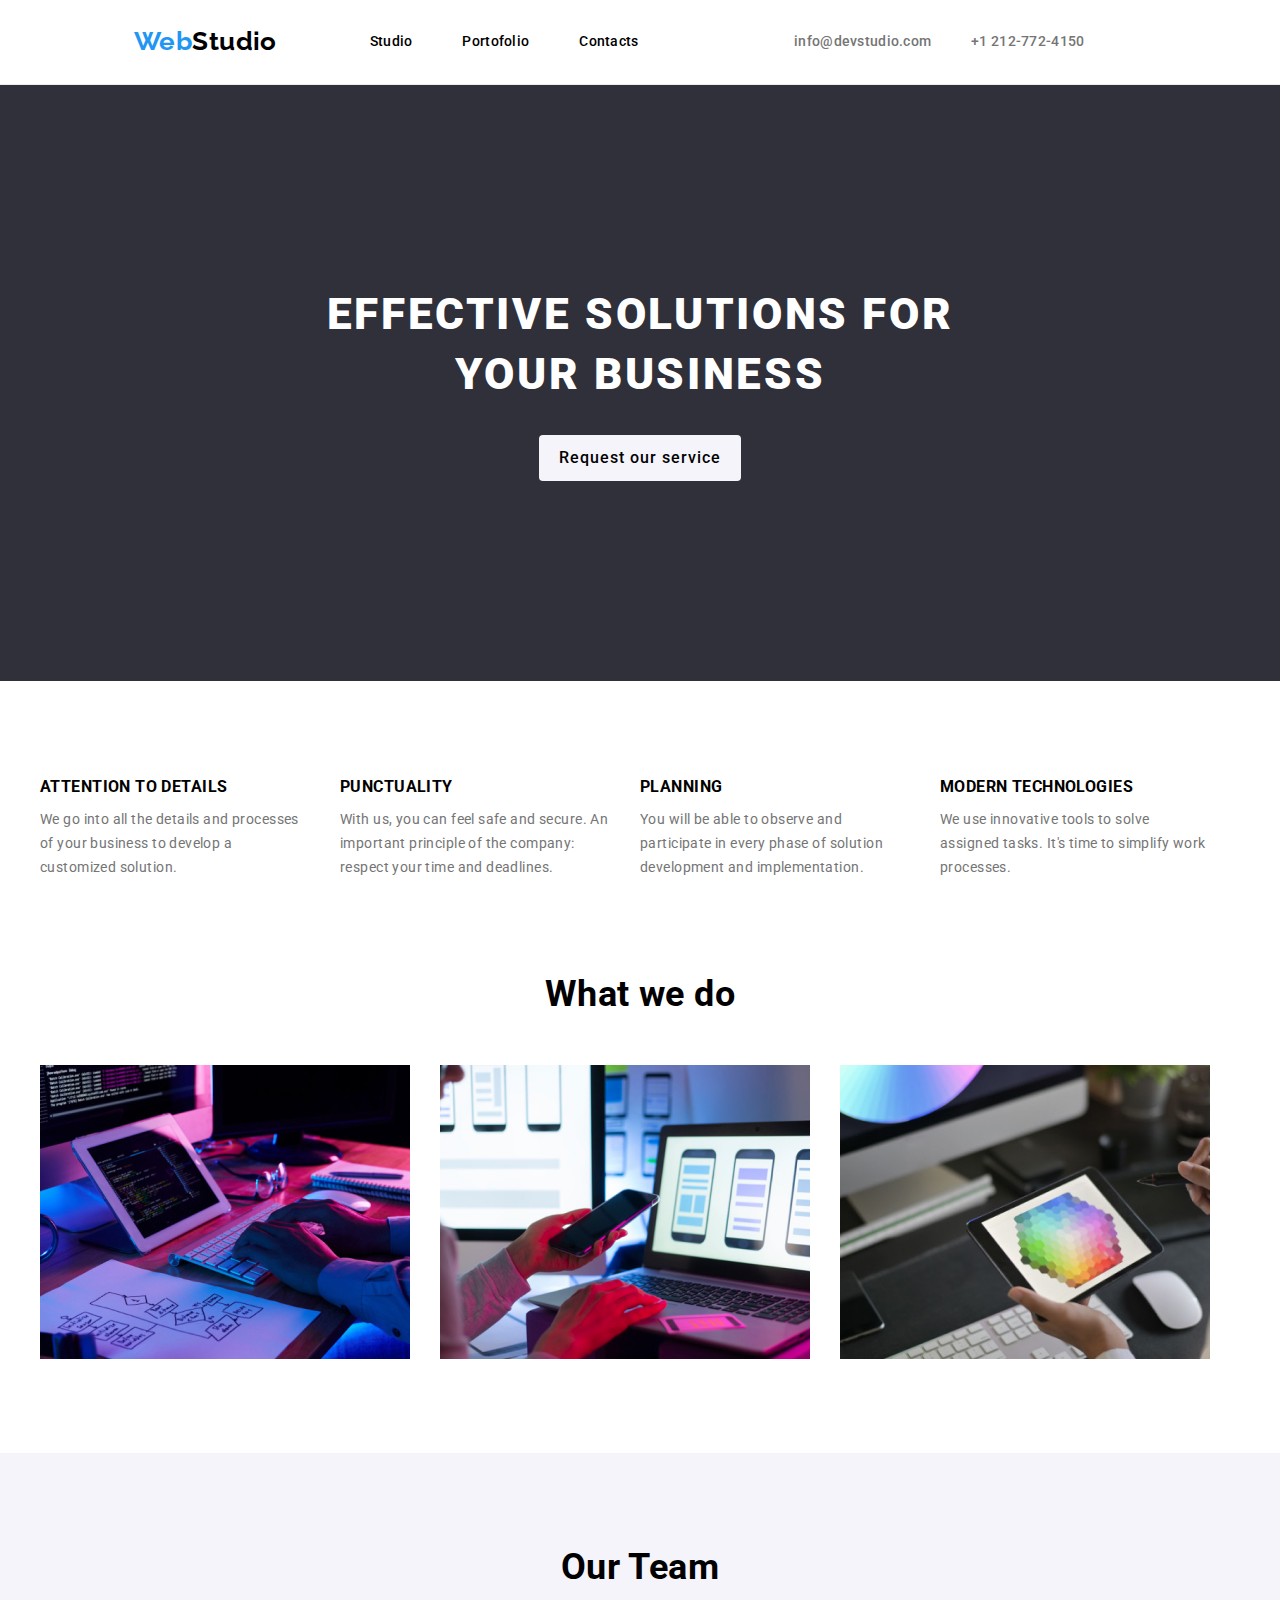
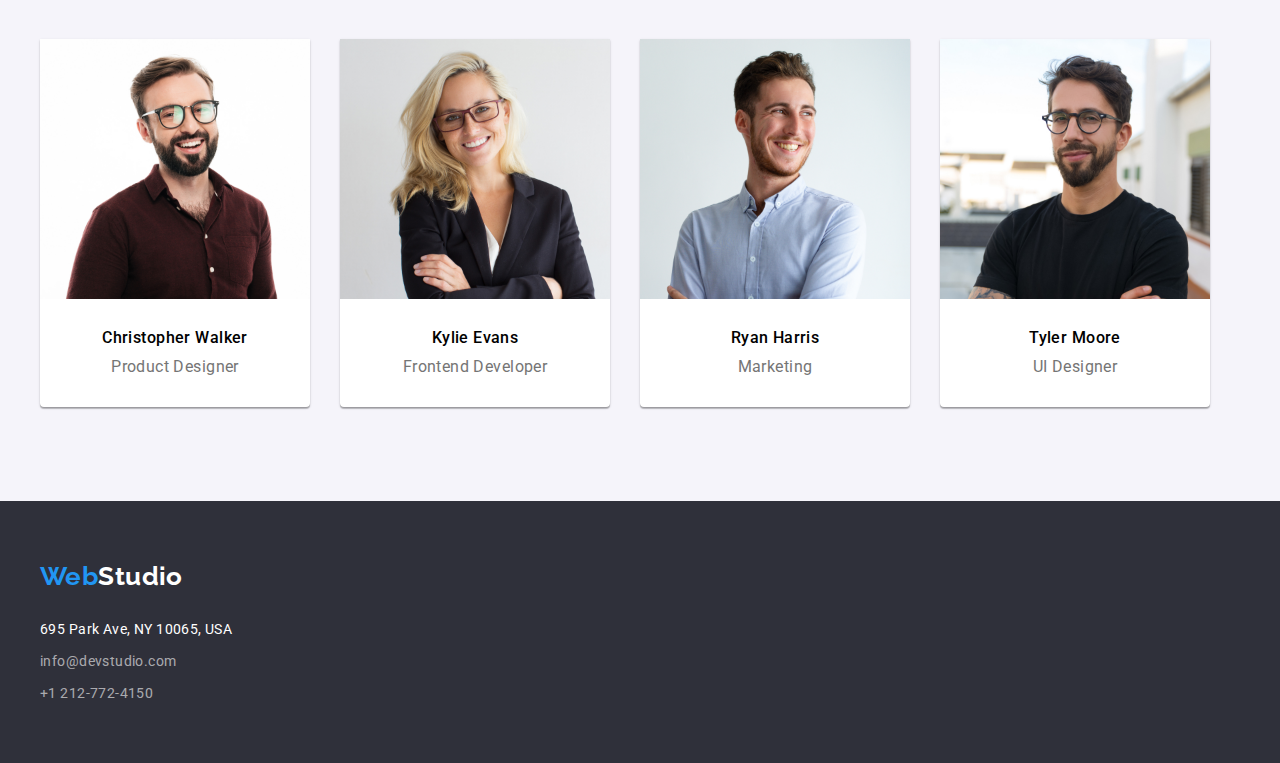
<file: index.html>
<!DOCTYPE html>
<html lang="en">
  <head>
    <meta charset="UTF-8" />
    <meta http-equiv="X-UA-Compatible" content="IE=edge" />
    <meta name="viewport" content="width=device-width, initial-scale=1.0" />
    <link rel="preconnect" href="https://fonts.googleapis.com">
    <link rel="preconnect" href="https://fonts.gstatic.com" crossorigin>
    <link href="https://fonts.googleapis.com/css2?family=Raleway:wght@700&family=Roboto:wght@400;500;700;900&display=swap" rel="stylesheet">
    <link rel="stylesheet" href="https://cdnjs.cloudflare.com/ajax/libs/modern-normalize/1.0.0/modern-normalize.min.css"/>
    <link rel="stylesheet" href="css/style.css" />
    <title>Studio</title>
  </head>
  <body>
    <header class="header-section">
      <div class="container">
        <div class="header">
          <a class="logo" href="webstudio.com"><span class="logo-color">Web</span>Studio</a>
          <nav>
          <ul class="navigate-section">
            <li><a class="navigate-item" href="index.html">Studio</a></li>
            <li><a class="navigate-item" href="portfolio.html">Portofolio</a></li>
            <li><a class="navigate-item" href="#contact-section">Contacts</a></li>
          </ul>
          </nav>
          <ul class="contact-section">
          <li>
            <a class="contact-mail" href="mailto:info@devstudio.com">info@devstudio.com</a>
          </li>
          <li>
            <a class="contact-telephone" href="tel:+12127724150">+1 212-772-4150</a>
          </li>
          </ul>
        </div> 
      </div>
    </header>
    <main>
      <section class="first-section">
        <div class="container"> 
          <div class="title-section">
            <h1 class="main-title">EFFECTIVE SOLUTIONS FOR <br> YOUR BUSINESS</h1>
            <button class="button-item" type="button">Request our service</button>
          </div>
         
        </div>
      </section>
      <section class="second-section">
        <div class="container">
         <ul class="our-service-list">
          <li>
            <h3 class="our-service">ATTENTION TO DETAILS</h3>
              <p class="about-us">
                We go into all the details and processes of your business to develop
                a customized solution.
              </p>
          </li>
          <li>
            <h3 class="our-service">PUNCTUALITY</h3>
              <p class="about-us">
                With us, you can feel safe and secure. An important principle of the
                company: respect your time and deadlines.
              </p>
          </li>
          <li>
            <h3 class="our-service">PLANNING</h3>
              <p class="about-us">
                You will be able to observe and participate in every phase of
                solution development and implementation.
              </p>
          </li>
          <li>
            <h3 class="our-service">MODERN TECHNOLOGIES</h3>
              <p class="about-us">
                We use innovative tools to solve assigned tasks. It's time to
                simplify work processes.
              </p>
          </li> 
         </ul>
        </div>
      </section>
      <!--Product images-->
      <section class="third-section">
        <div class="container">
        <h2 class="what-we-do-section">What we do</h2>
        <ul class="what-we-do-list">
          <li>
            <img class="what-we-do-image"
              src="images/img1.jpg"
              alt="Working at desktop"
              width="370"
              height="294"
            />
          </li>
          <li>
            <img class="what-we-do-image"
              src="images/img2.jpg"
              alt="Laptop and telephone"
              width="370"
              height="294"
            />
          </li>
          <li>
            <img class="what-we-do-image"
              src="images/img3.jpg"
              alt="Working on tablet"
              width="370"
              height="294"
            />
          </li>
        </ul>
        </div>
      </section>
      <!--Team members-->
      <section class="last-section">
        <div class="container">
        <h2 class="our-team-section">Our Team</h2>
        <ul class="our-team-list">
          <li class="our-team-image">
            <img
              class="our-team-photo"
              src="images/photo1.jpg"
              alt="Product Designer's photo"
              width="270"
              height="260"
            />
            <h3 class="our-team-member">Christopher Walker</h3>
            <h4 class="our-team-specialist">Product Designer</h4>
          </li>
          <li class="our-team-image">
            <img
              class="our-team-photo"
              src="images/photo2.jpg"
              alt="Frontend Developer's photo"
              width="270"
              height="260"
            />
            <h3 class="our-team-member">Kylie Evans</h3>
            <h4 class="our-team-specialist">Frontend Developer</h4>
          </li>
          <li class="our-team-image">
            <img
              class="our-team-photo"
              src="images/photo3.jpg"
              alt="Marketing personal's photo"
              width="270"
              height="260"
            />
            <h3 class="our-team-member">Ryan Harris</h3>
            <h4 class="our-team-specialist">Marketing</h4>
          </li>
          <li class="our-team-image">
            <img
              class="our-team-photo"
              src="images/photo4.jpg"
              alt="UI Designer's photo"
              width="270"
              height="260"
            />
            <h3 class="our-team-member">Tyler Moore</h3>
            <h4 class="our-team-specialist">UI Designer</h4>
          </li>
        </ul>
        </div>
      </section> 
    </main>
    <!--Logo and adress-->
    <footer class="footer-section">
      <div class="container">
      <a class="footer-logo" href="webstudio.com"><span class="logo-color">Web</span>Studio</a>
      <address class="address-section">
        <ul class="contact-section-footer">
          <li>695 Park Ave, NY 10065, USA</li>
          <li>
           <a class="contact-item-footer" href="mailto:info@devstudio.com">info@devstudio.com</a>
          </li>
          <li>
          <a class="contact-item-footer" href="tel:+12127724150">+1 212-772-4150</a>
          </li>
        </ul>
      </address>
      </div>
    </footer>
  </body>
</html>
</file>
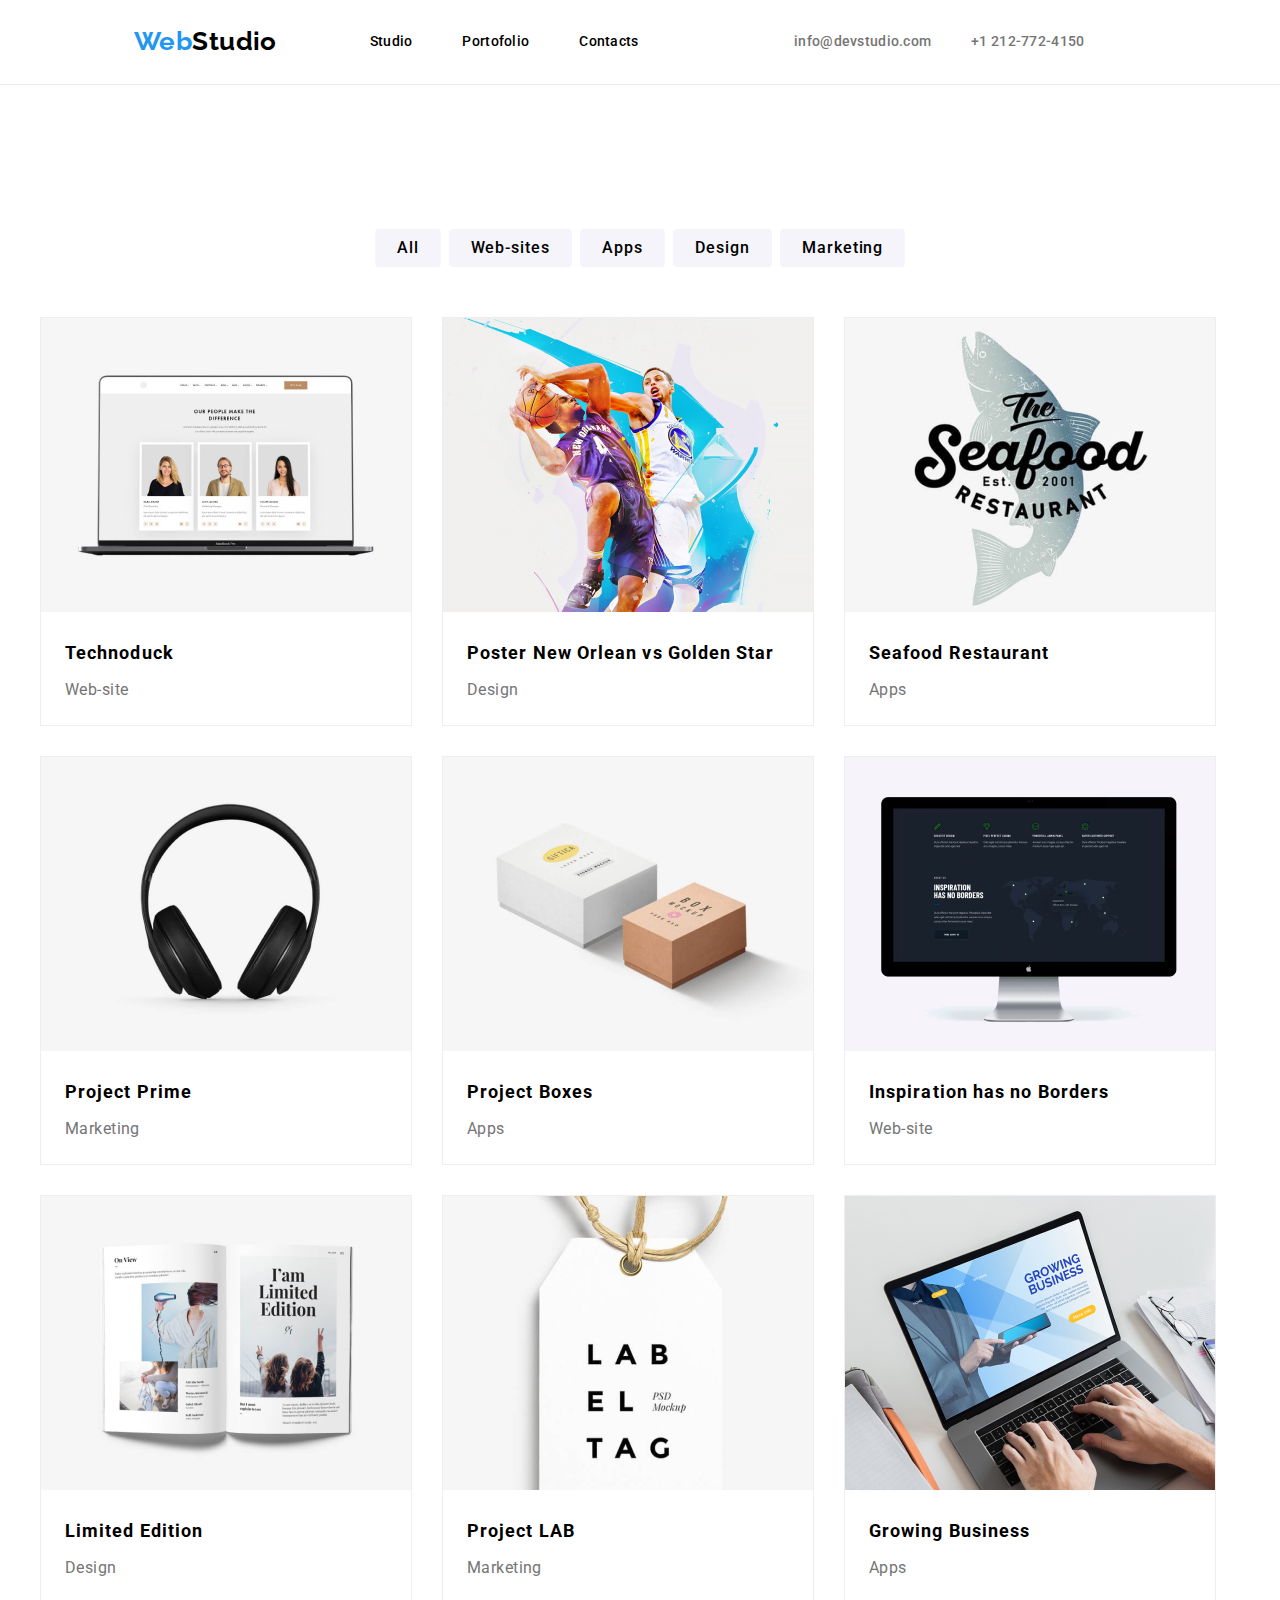
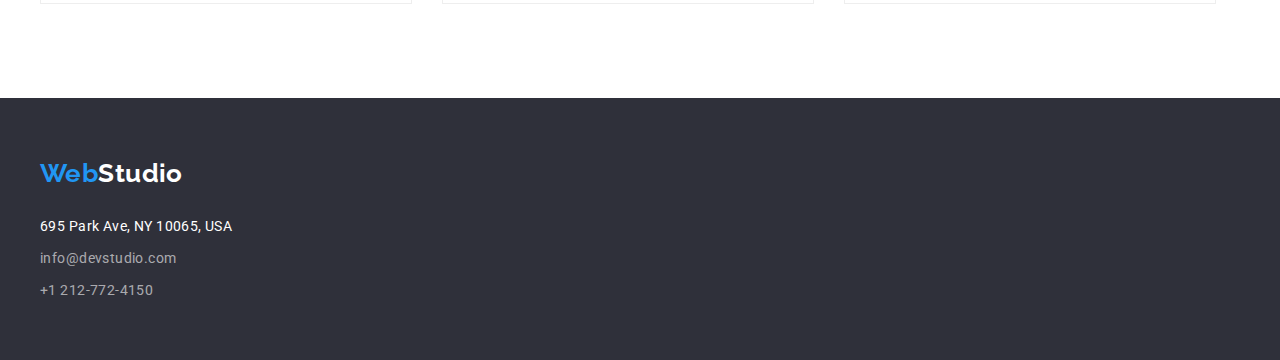
<file: portfolio.html>
<!DOCTYPE html>
<html lang="en">
  <head>
    <meta charset="UTF-8" />
    <meta http-equiv="X-UA-Compatible" content="IE=edge" />
    <meta name="viewport" content="width=device-width, initial-scale=1.0" />
    <link rel="preconnect" href="https://fonts.googleapis.com">
    <link rel="preconnect" href="https://fonts.gstatic.com" crossorigin>
    <link href="https://fonts.googleapis.com/css2?family=Raleway:wght@700&family=Roboto:wght@400;500;700;900&display=swap" rel="stylesheet">
    <link rel="stylesheet" href="https://cdnjs.cloudflare.com/ajax/libs/modern-normalize/1.0.0/modern-normalize.min.css"/>
    <link rel="stylesheet" href="css/style.css" />
    <title>Portofolio</title>
  </head>
  <body>
    <header class="header-section">
      <div class="container">
        <div class="header">
          <a class="logo" href="webstudio.com"><span class="logo-color">Web</span>Studio</a>
          <nav>
          <ul class="navigate-section">
            <li><a class="navigate-item" href="index.html">Studio</a></li>
            <li><a class="navigate-item" href="portfolio.html">Portofolio</a></li>
            <li><a class="navigate-item" href="#contact-section">Contacts</a></li>
          </ul>
          </nav>
          <ul class="contact-section">
          <li>
            <a class="contact-mail" href="mailto:info@devstudio.com">info@devstudio.com</a>
          </li>
          <li>
            <a class="contact-telephone" href="tel:+12127724150">+1 212-772-4150</a>
          </li>
          </ul>
        </div> 
      </div>
    </header>
    <main>
      <section class="portofolio-section">
      <div class="container">
        <ul class="button-section">
          <li><button class="button-item-portofolio" type="button">All</button></li>
          <li><button class="button-item-portofolio" type="button">Web-sites</button></li>
          <li><button class="button-item-portofolio" type="button">Apps</button></li>
          <li><button class="button-item-portofolio" type="button">Design</button></li>
          <li><button class="button-item-portofolio" type="button">Marketing</button></li>
        </ul>
        <ul class="portofolio-list">
          <li>
            <img class="portofolio-list-image" width="370" src="images/portofolio-img1.jpg" alt="Web-site1"/>
            <h2 class="project-title">Technoduck</h2>
            <h3 class="project-type">Web-site</h3>
          </li>
          <li>
            <img class="portofolio-list-image" width="370" src="images/portofolio-img2.jpg" alt="Design1" />
            <h2 class="project-title">Poster New Orlean vs Golden Star</h2>
            <h3 class="project-type">Design</h3>
          </li>
          <li>
            <img class="portofolio-list-image" width="370" src="images/portofolio-img3.jpg" alt="Apps1" />
            <h2 class="project-title">Seafood Restaurant</h2>
            <h3 class="project-type">Apps</h3>
          </li>
          <li>
            <img class="portofolio-list-image" width="370" src="images/portofolio-img4.jpg" alt="Marketing1" />
            <h2 class="project-title">Project Prime</h2>
            <h3 class="project-type">Marketing</h3>
          </li>
          <li>
            <img class="portofolio-list-image" width="370" src="images/portofolio-img5.jpg" alt="Apps2" />
            <h2 class="project-title">Project Boxes</h2>
            <h3 class="project-type">Apps</h3>
          </li>
          <li>
            <img class="portofolio-list-image" width="370" src="images/portofolio-img6.jpg" alt="Web-site2" />
            <h2 class="project-title">Inspiration has no Borders</h2>
            <h3 class="project-type">Web-site</h3>
          </li>
          <li>
            <img class="portofolio-list-image" width="370" src="images/portofolio-img7.jpg" alt="Design2" />
            <h2 class="project-title">Limited Edition</h2>
            <h3 class="project-type">Design</h3>
          </li>
          <li>
            <img class="portofolio-list-image" width="370" src="images/portofolio-img8.jpg" alt="Marketing2" />
            <h2 class="project-title">Project LAB</h2>
            <h3 class="project-type">Marketing</h3>
          </li>
          <li>
            <img class="portofolio-list-image" width="370" src="images/portofolio-img9.jpg" alt="Apps3" />
            <h2 class="project-title">Growing Business</h2>
            <h3 class="project-type">Apps</h3>
          </li>
        </ul>
      </div>
      </section>
    </main>
    <footer class="footer-section">
     <div class="container">
      <a class="footer-logo" href="webstudio.com"><span class="logo-color">Web</span>Studio</a>
      <address class="address-section">
        <ul class="contact-section-footer">
          <li>695 Park Ave, NY 10065, USA</li>
          <li>
           <a class="contact-item-footer" href="mailto:info@devstudio.com">info@devstudio.com</a>
          </li>
          <li>
          <a class="contact-item-footer" href="tel:+12127724150">+1 212-772-4150</a>
          </li>
        </ul>
      </address>
     </div>
    </footer>
  </body>
</html>
</file>
<file: css/style.css>
:root {
  --white: #ffffff;
  --black: #000000;
  --blue: #2196f3;
  --medium-grey: #757575;
  --dark-grey: #2F303A;
  --font-family: "Roboto", sans-serif;
  --font-weight: 400;
  --font-size: 14px;
  --letter-spacing: 0.03em;
}


body {
  font-family: var(--font-family);
  font-weight: var(--font-weight);
  font-size: var(--font-size);
  letter-spacing: var(--letter-spacing);
  background: var(--white);
  color: var(--black);
  font-style: normal;
}

.logo {
  font-family: 'Raleway';
  font-weight: 700;
  font-size: 26px;
  line-height: 1.19;
  text-decoration: none;
  color:var(--black)
}

.footer-logo{
  font-family: 'Raleway';
  font-weight: 700;
  font-size: 26px;
  line-height: 1.19;
  text-decoration: none;
  color:var(--white)
}
 
.logo-color {
  color: var(--blue);
}

.button-item-portofolio,
.button-item {
  font-weight: 500;
  font-size: 16px;
  line-height: 1.625;
  background-color: #f5f4fa;
  border-radius: 4px;
  text-decoration: none;
  text-align: center;
  border: none;
  letter-spacing: 0.06em;
}

.button-item-portofolio:hover,
.button-item-portofolio:focus,
.button-item:hover,
.button-item:focus {
  background: var(--blue);
  color: var(--white);
  cursor: pointer;
  box-shadow: 
    0px 3px 1px rgba(0, 0, 0, 0.1),
    0px 1px 2px rgba(0, 0, 0, 0.08), 
    0px 2px 2px rgba(0, 0, 0, 0.12);
}
.contact-telephone,
.contact-mail{
  font-weight: 500;
  line-height: 1.42;
  letter-spacing: 0.02em;
  color: var(--medium-grey);
  text-decoration: none;
}

.contact-item-footer {
  line-height: 1.14;
  text-decoration: none;
  color: rgba(255, 255, 255, 0.6);
}

.contact-mail:hover,
.contact-mail:focus,
.contact-telephone:hover,
.contact-telephone:focus,
.contact-item-footer:hover,
.contact-item-footer:focus,
.navigate-item:hover,
.navigate-item:focus {
  color: var(--blue);
}

.navigate-item,
.navigate-item:active {
  font-weight: 500;
  line-height: 1.42;
  letter-spacing: 0.02em;
  text-decoration: none;
  color: var(--black);
}

.contact-section-footer,
.portofolio-list,
.our-team-image,
.what-we-do-list,
.our-service-list,
.button-section,
.contact-section,
.navigate-section {
  list-style: none;
}

.address-section {
  line-height: 1.42;
  color: var(--white);
  font-style: normal;   
}

.footer-section,
.first-section {
  background: #2F303A;
}

.main-title {
  font-weight: 900;
  font-size: 44px;
  line-height: 1.36;
  letter-spacing: 0.06em;
  color: var(--white);
  text-align: center;
}

 .our-service {
  font-weight: 700;
  line-height: 1.42;
 }

.about-us {
  line-height: 1.71;
  color: var(--medium-grey);
  
}

.what-we-do-section,
.our-team-section {
  font-weight: 700;
  font-size: 36px;
  line-height: 1.16;
  text-align: center;
}

.last-section {
  background: #F5F4FA;
}

.our-team-member {
  font-weight: 500;
  font-size: 16px;
  line-height: 1.18;
  text-align: center;
}

.our-team-specialist {
  font-size: 16px;
  line-height: 1.18;
  font-weight:var(--font-weight);
  text-align: center;
  color: var(--medium-grey);
}

.project-title {
  font-weight: 700;
  font-size: 18px;
  line-height: 2;
  letter-spacing: 0.06em;
}

.project-type{
  font-size: 16px;
  line-height: 1.87;
  color: var(--medium-grey);
}

*,
*::before,
*::after {
  box-sizing: border-box;
}

.container {
  width: 1200px;
  margin: 0 auto; 
}
 .header-section {
  border-bottom: 1px solid #ECECEC;
 }

.logo {
 margin: 0 0 0 94px;
}

.header{
display: flex;
align-items: center;
}

.navigate-section {
 display: flex;
 flex-direction: row;
 justify-content: center;
 gap: 50px;
 margin: 32px 0 32px 93px ;
 padding: 0;
}

.contact-section {
 display: flex;
 flex-wrap: nowrap;
 flex-direction: row;
 justify-content: center;
 gap: 40px;
 margin: 32px auto 32px auto;
 padding: 0;
}

.title-section {
  display:flex;
  flex-direction: column;
  gap: 30px;
}

.main-title {
 margin: 200px 0 0 0;
} 

.button-item {
 margin: 0 auto 200px auto;
 padding:10px 20px;
}

.second-section{
  display: flex;
}
.second-section h3 {
 margin: 0;
}

.our-service-list {
  margin: 94px auto;
  padding:0;
  display: flex;
  gap: 30px;
}

.our-service-list p {
  width: 270px;
  padding: 0;
  margin: 10px 0 0 0;
}

.third-section {
  display: flex;
}

.third-section h2 {
  margin: 0;
}

.what-we-do-list {
  margin: 50px auto 94px auto;
  display: flex;
  padding:0;
  gap: 30px;
}

.what-we-do-image {
  display: block;
}

.last-section{
  display: flex;
}

.last-section h2{
  margin: 94px 0 0 0;
}

.our-team-list {
  display: flex;
  gap: 30px;
  padding:  0;
  margin: 50px auto 94px auto ;
}

.our-team-photo {
  display: block;
}

.our-team-list h3 {
  padding: 0;
  margin: 30px 0 0 0;
}

.our-team-list h4 {
  padding: 0;
  margin: 10px 0 30px 0;
}

.our-team-image {
  background: var(--white);
  box-shadow: 0px 1px 3px rgba(0, 0, 0, 0.12), 0px 1px 1px rgba(0, 0, 0, 0.14), 0px 2px 1px rgba(0, 0, 0, 0.2);
  border-radius: 0px 0px 4px 4px;
}

.footer-section {
  display: flex;
  flex-direction: column;
}

.footer-logo {
  display: inline-block;
  margin: 60px auto 28px auto;
}

.contact-section-footer {
  display: flex;
  flex-direction: column;
  margin: 0 auto 60px auto;
  padding: 0;
  gap: 12px;
}

.button-section {
  display: flex;
  justify-content: center;
  gap: 8px;
  margin: 94px auto 0 auto;
  padding: 0;
}

.button-item-portofolio {
  padding: 6px 22px;
}

.portofolio-list {
  display: flex;
  flex-wrap: wrap;
  gap: 30px 30px;
  margin: 50px 0 94px 0;
  padding: 0; 
}

.portofolio-section {
  margin: 50px auto 0 auto;
  display: flex;
  flex-direction: column;
}

.portofolio-list-image{
  height: 294px;
}

 .portofolio-list li {
  border: 1px solid #EEEEEE;
}

.project-title {
  padding: 0;
  margin: 20px 24px 0 24px;
} 

.project-type {
  font-weight: 400;
  padding: 0;
  margin: 4px 24px 20px 24px;
}
</file>
